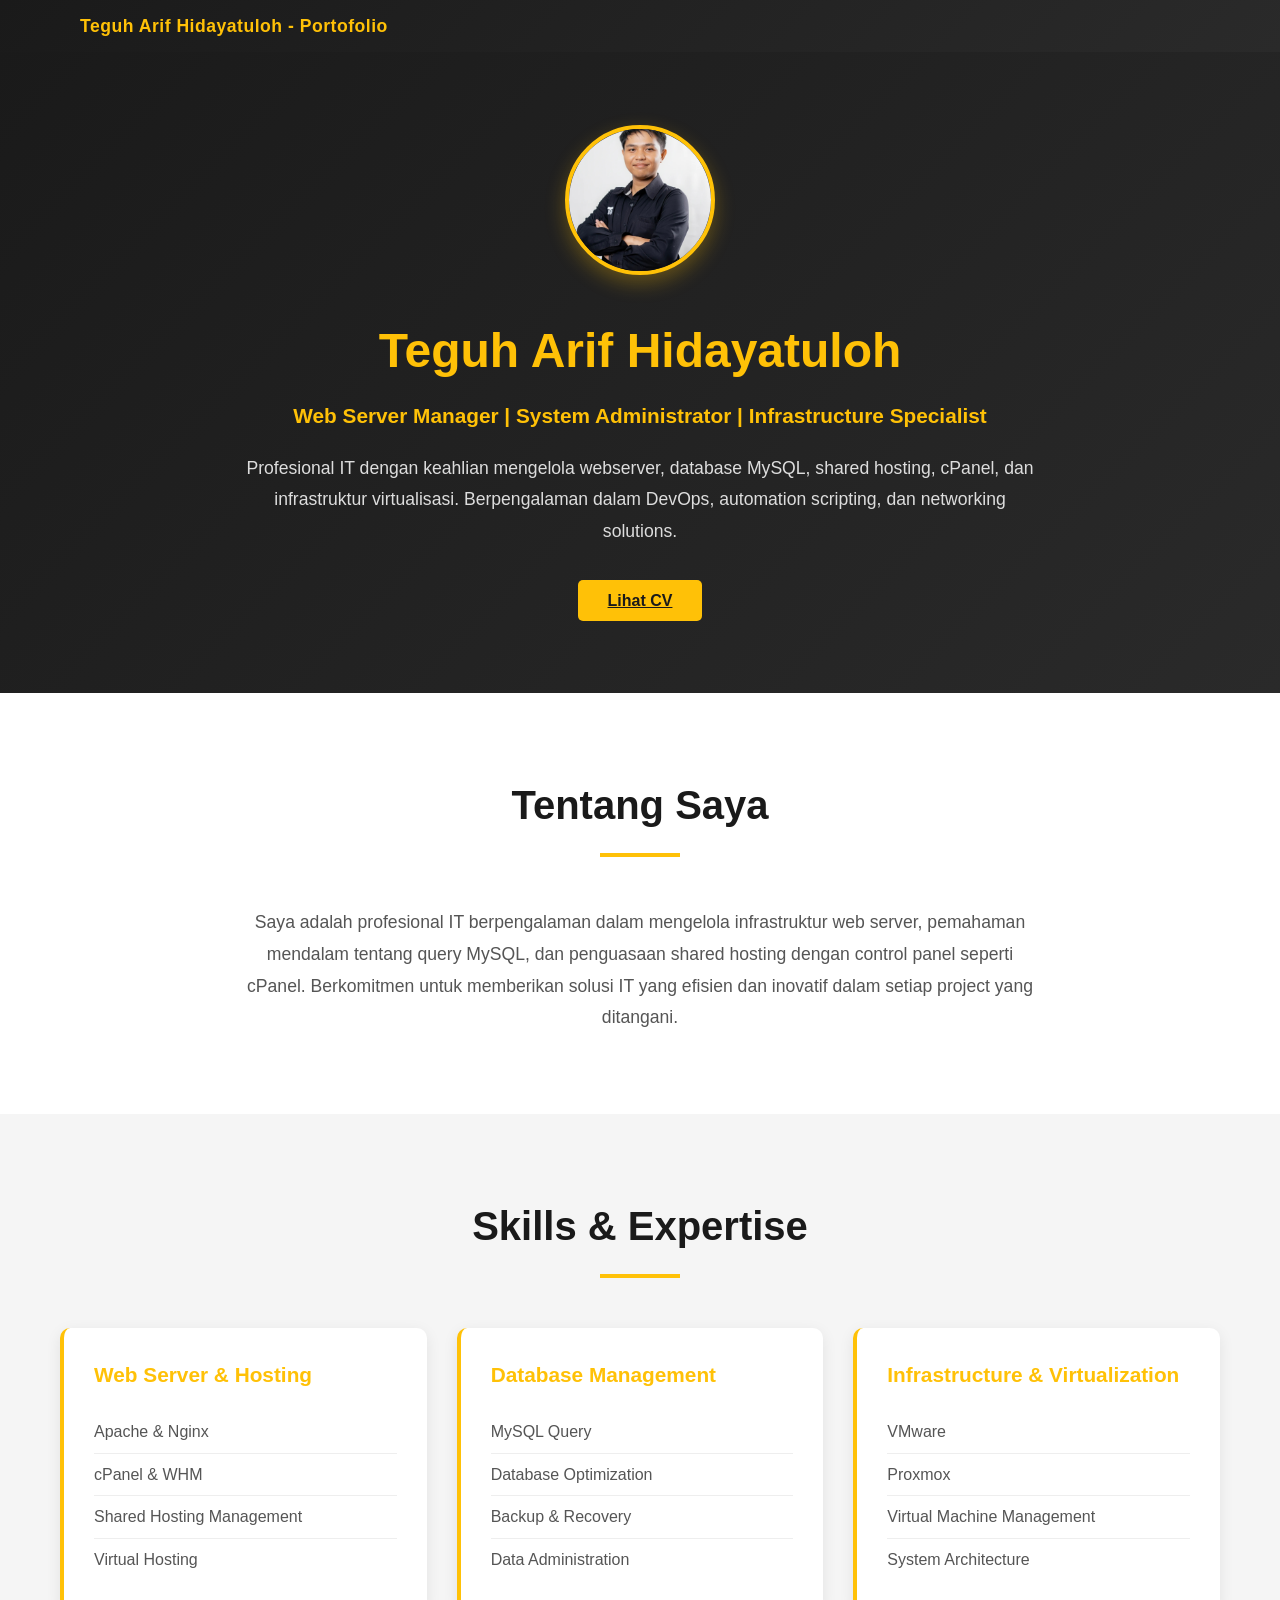
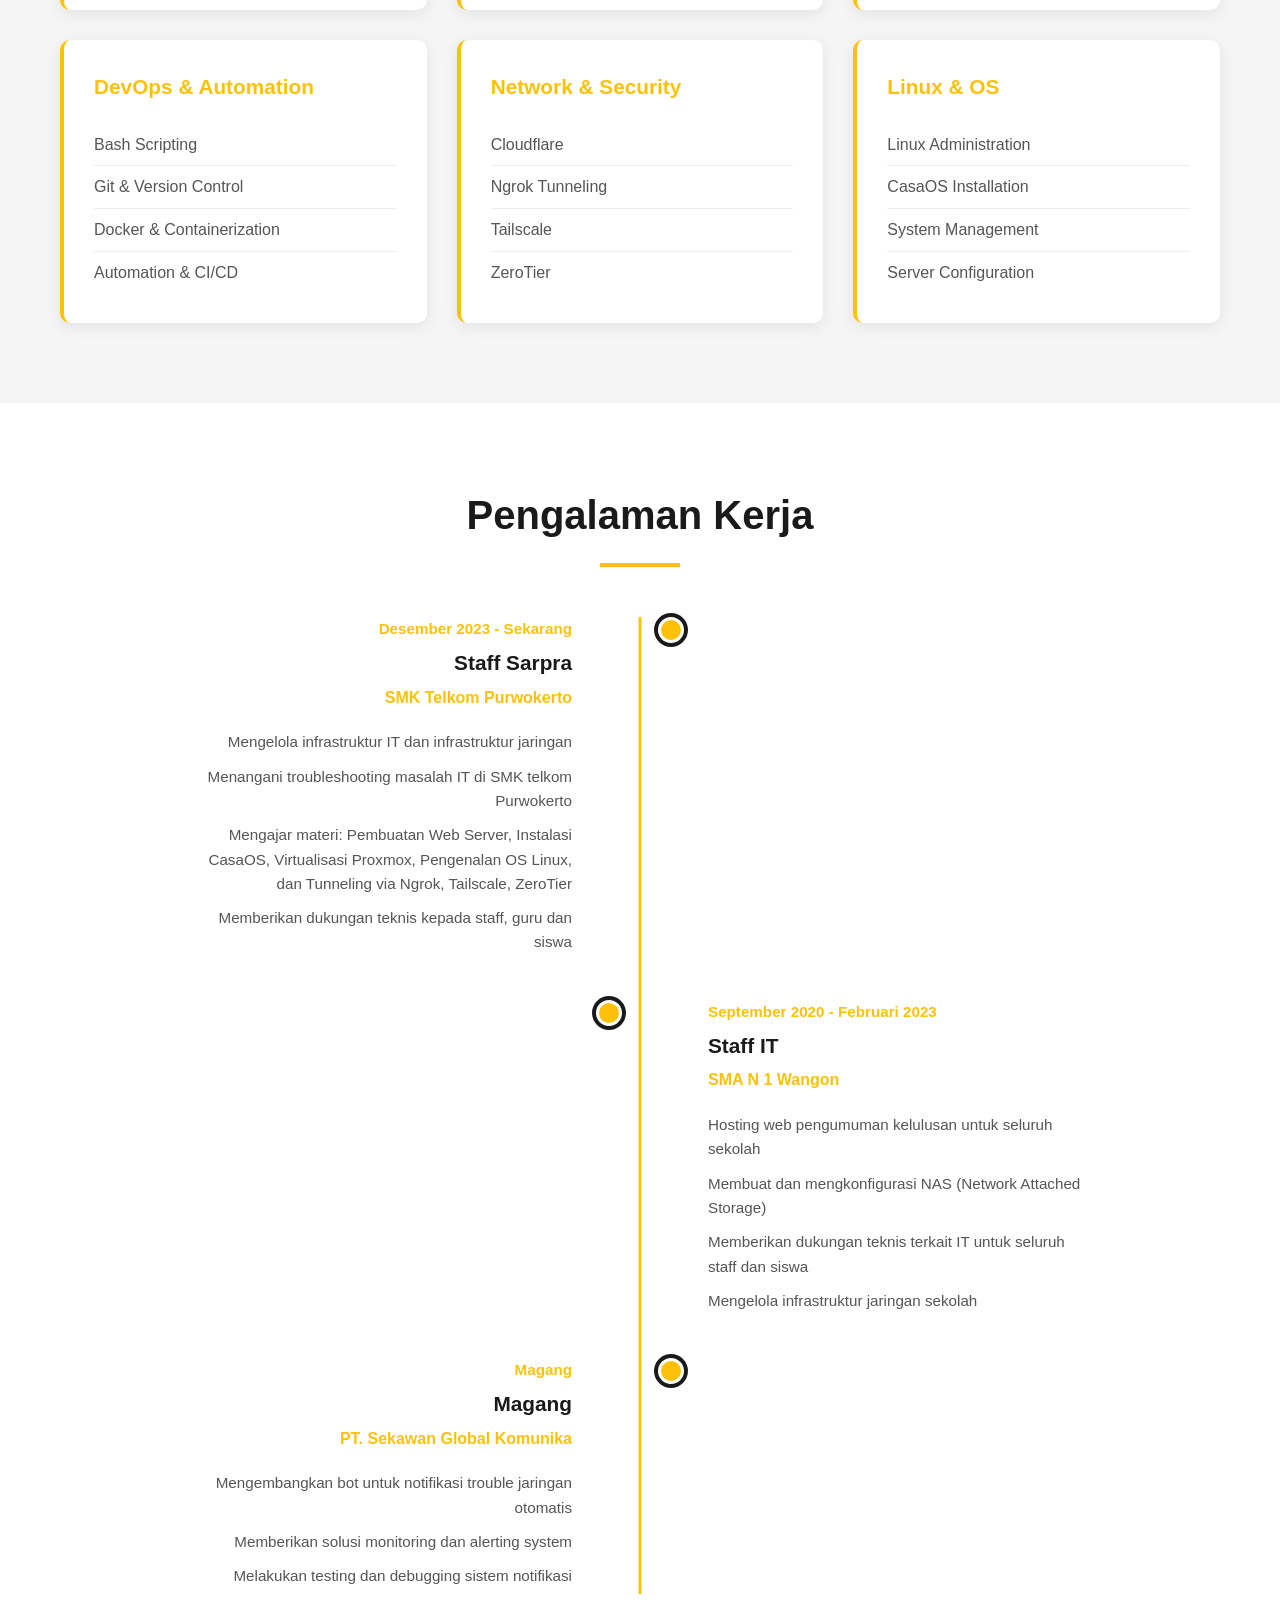
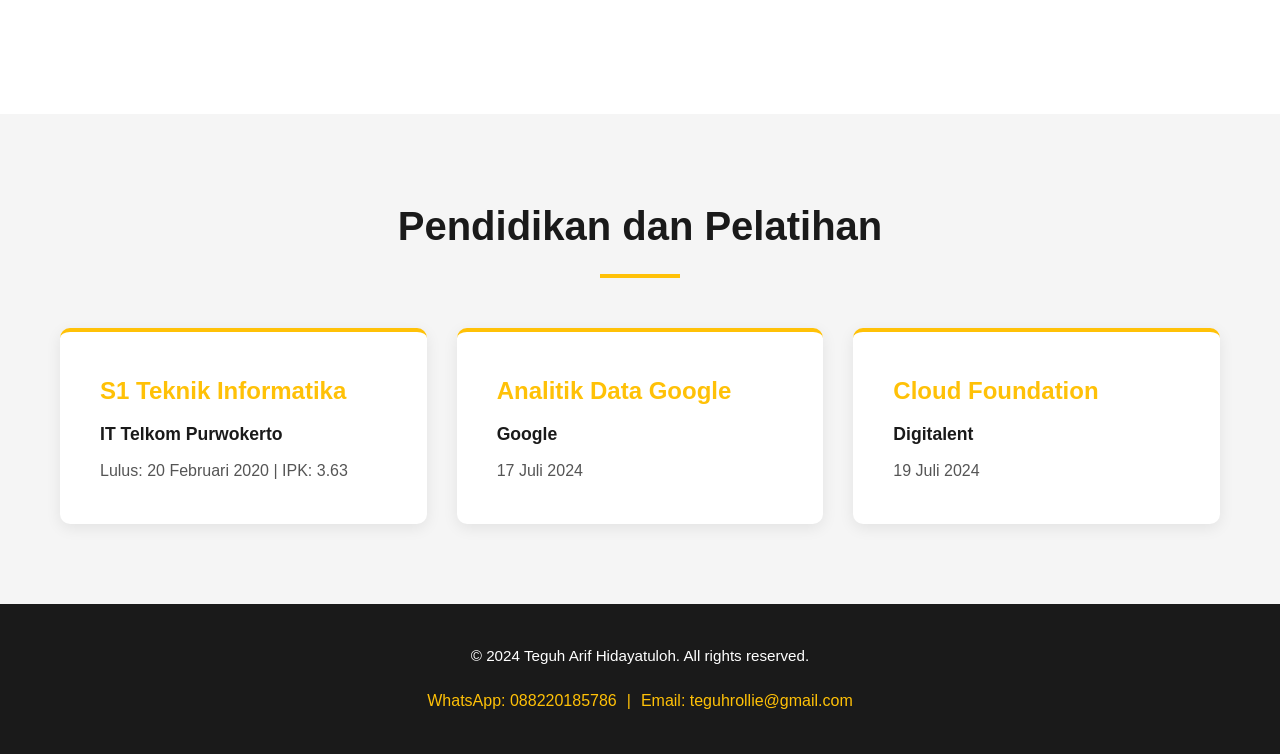
<file: index.html>
﻿<!DOCTYPE html>
<html lang="id">
<head>
    <meta charset="UTF-8">
    <meta name="viewport" content="width=device-width, initial-scale=1.0">
    <title>Teguh Arif Hidayatuloh - Portofolio</title>
    <link rel="stylesheet" href="assets/css/style.css">
</head>
<body>
    <nav class="navbar">
        <div class="navbar-container">
            <div class="navbar-brand">Teguh Arif Hidayatuloh - Portofolio</div>
        </div>
    </nav>

    <section id="hero" class="hero">
        <div class="hero-content">
            <img src="assets/images/hero.png" alt="Teguh Arif Hidayatuloh" class="hero-image">
            <h1>Teguh Arif Hidayatuloh</h1>
            <p class="hero-subtitle">Web Server Manager | System Administrator | Infrastructure Specialist</p>
            <p class="hero-description">Profesional IT dengan keahlian mengelola webserver, database MySQL, shared hosting, cPanel, dan infrastruktur virtualisasi. Berpengalaman dalam DevOps, automation scripting, dan networking solutions.</p>
            <a href="cv.html" class="btn btn-primary">Lihat CV</a>
        </div>
    </section>

    <section id="about" class="about">
        <div class="container">
            <h2>Tentang Saya</h2>
            <p>Saya adalah profesional IT berpengalaman dalam mengelola infrastruktur web server, pemahaman mendalam tentang query MySQL, dan penguasaan shared hosting dengan control panel seperti cPanel. Berkomitmen untuk memberikan solusi IT yang efisien dan inovatif dalam setiap project yang ditangani.</p>
        </div>
    </section>

    <section id="skills" class="skills">
        <div class="container">
            <h2>Skills & Expertise</h2>
            <div class="skills-grid">
                <div class="skill-card">
                    <h3>Web Server & Hosting</h3>
                    <ul>
                        <li>Apache & Nginx</li>
                        <li>cPanel & WHM</li>
                        <li>Shared Hosting Management</li>
                        <li>Virtual Hosting</li>
                    </ul>
                </div>
                <div class="skill-card">
                    <h3>Database Management</h3>
                    <ul>
                        <li>MySQL Query</li>
                        <li>Database Optimization</li>
                        <li>Backup & Recovery</li>
                        <li>Data Administration</li>
                    </ul>
                </div>
                <div class="skill-card">
                    <h3>Infrastructure & Virtualization</h3>
                    <ul>
                        <li>VMware</li>
                        <li>Proxmox</li>
                        <li>Virtual Machine Management</li>
                        <li>System Architecture</li>
                    </ul>
                </div>
                <div class="skill-card">
                    <h3>DevOps & Automation</h3>
                    <ul>
                        <li>Bash Scripting</li>
                        <li>Git & Version Control</li>
                        <li>Docker & Containerization</li>
                        <li>Automation & CI/CD</li>
                    </ul>
                </div>
                <div class="skill-card">
                    <h3>Network & Security</h3>
                    <ul>
                        <li>Cloudflare</li>
                        <li>Ngrok Tunneling</li>
                        <li>Tailscale</li>
                        <li>ZeroTier</li>
                    </ul>
                </div>
                <div class="skill-card">
                    <h3>Linux & OS</h3>
                    <ul>
                        <li>Linux Administration</li>
                        <li>CasaOS Installation</li>
                        <li>System Management</li>
                        <li>Server Configuration</li>
                    </ul>
                </div>
            </div>
        </div>
    </section>

    <section id="experience" class="experience">
        <div class="container">
            <h2>Pengalaman Kerja</h2>
            <div class="timeline">
                <div class="timeline-item">
                    <div class="timeline-date">Desember 2023 - Sekarang</div>
                    <div class="timeline-content">
                        <h3>Staff Sarpra</h3>
                        <p class="company">SMK Telkom Purwokerto</p>
                        <ul>
                            <li>Mengelola infrastruktur IT dan infrastruktur jaringan</li>
                            <li>Menangani troubleshooting masalah IT di SMK telkom Purwokerto</li>
                            <li>Mengajar materi: Pembuatan Web Server, Instalasi CasaOS, Virtualisasi Proxmox, Pengenalan OS Linux, dan Tunneling via Ngrok, Tailscale, ZeroTier</li>
                            <li>Memberikan dukungan teknis kepada staff, guru dan siswa</li>
                        </ul>
                    </div>
                </div>
                <div class="timeline-item">
                    <div class="timeline-date">September 2020 - Februari 2023</div>
                    <div class="timeline-content">
                        <h3>Staff IT</h3>
                        <p class="company">SMA N 1 Wangon</p>
                        <ul>
                            <li>Hosting web pengumuman kelulusan untuk seluruh sekolah</li>
                            <li>Membuat dan mengkonfigurasi NAS (Network Attached Storage)</li>
                            <li>Memberikan dukungan teknis terkait IT untuk seluruh staff dan siswa</li>
                            <li>Mengelola infrastruktur jaringan sekolah</li>
                        </ul>
                    </div>
                </div>
                <div class="timeline-item">
                    <div class="timeline-date">Magang</div>
                    <div class="timeline-content">
                        <h3>Magang</h3>
                        <p class="company">PT. Sekawan Global Komunika</p>
                        <ul>
                            <li>Mengembangkan bot untuk notifikasi trouble jaringan otomatis</li>
                            <li>Memberikan solusi monitoring dan alerting system</li>
                            <li>Melakukan testing dan debugging sistem notifikasi</li>
                        </ul>
                    </div>
                </div>
            </div>
        </div>
    </section>

    <section id="education" class="education">
        <div class="container">
            <h2>Pendidikan dan Pelatihan</h2>
            <div class="education-cards">
                <div class="education-card">
                    <h3>S1 Teknik Informatika</h3>
                    <p class="institution">IT Telkom Purwokerto</p>
                    <p class="details">Lulus: 20 Februari 2020 | IPK: 3.63</p>
                </div>
                <div class="education-card">
                    <h3>Analitik Data Google</h3>
                    <p class="institution">Google</p>
                    <p class="details">17 Juli 2024</p>
                </div>
                <div class="education-card">
                    <h3>Cloud Foundation</h3>
                    <p class="institution">Digitalent</p>
                    <p class="details">19 Juli 2024</p>
                </div>
            </div>
        </div>
    </section>

    <footer class="footer">
        <div class="container">
            <div class="footer-content">
                <p>&copy; 2024 Teguh Arif Hidayatuloh. All rights reserved.</p>
                <div class="footer-links">
                    <a href="https://wa.me/088220185786" target="_blank" class="footer-link">WhatsApp: 088220185786</a>
                    <span class="separator">|</span>
                    <a href="mailto:teguhrollie@gmail.com" class="footer-link">Email: teguhrollie@gmail.com</a>
                </div>
            </div>
        </div>
    </footer>

    <script src="assets/js/script.js"></script>
</body>
</html>
</file>
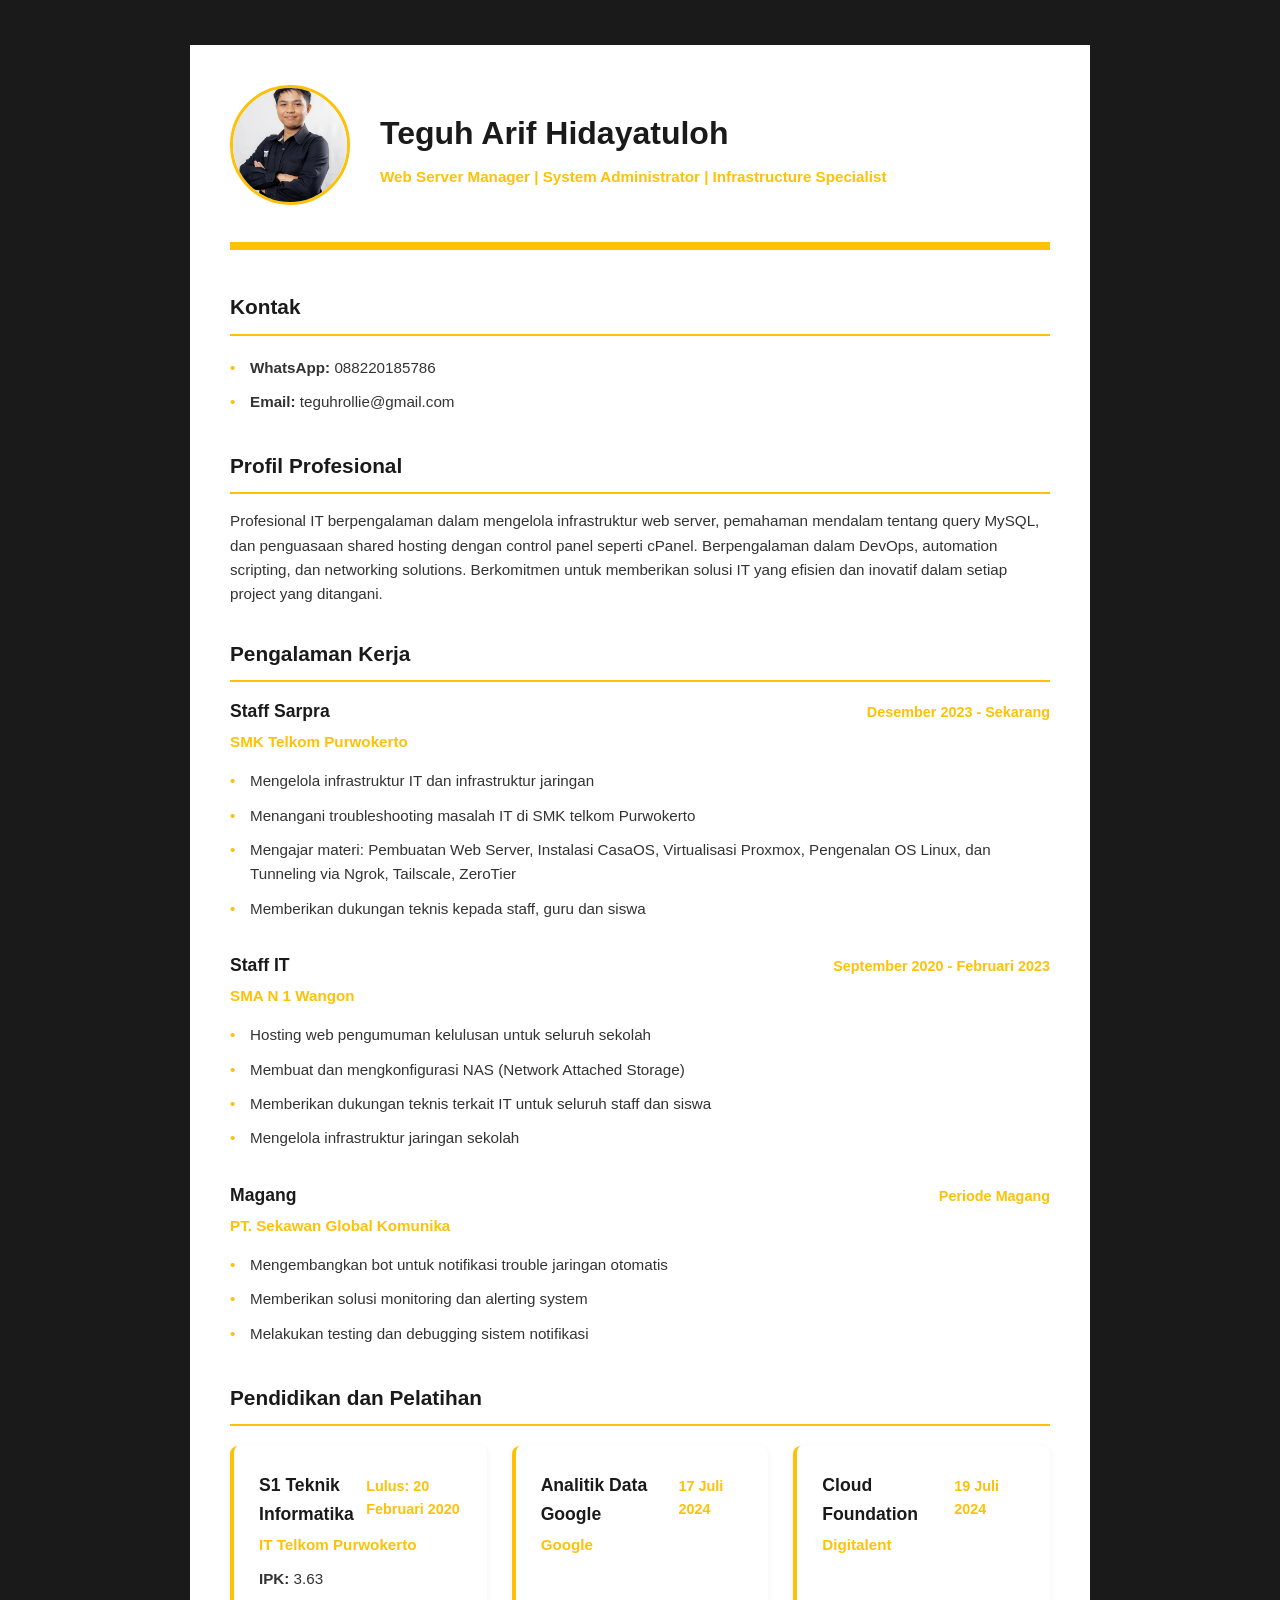
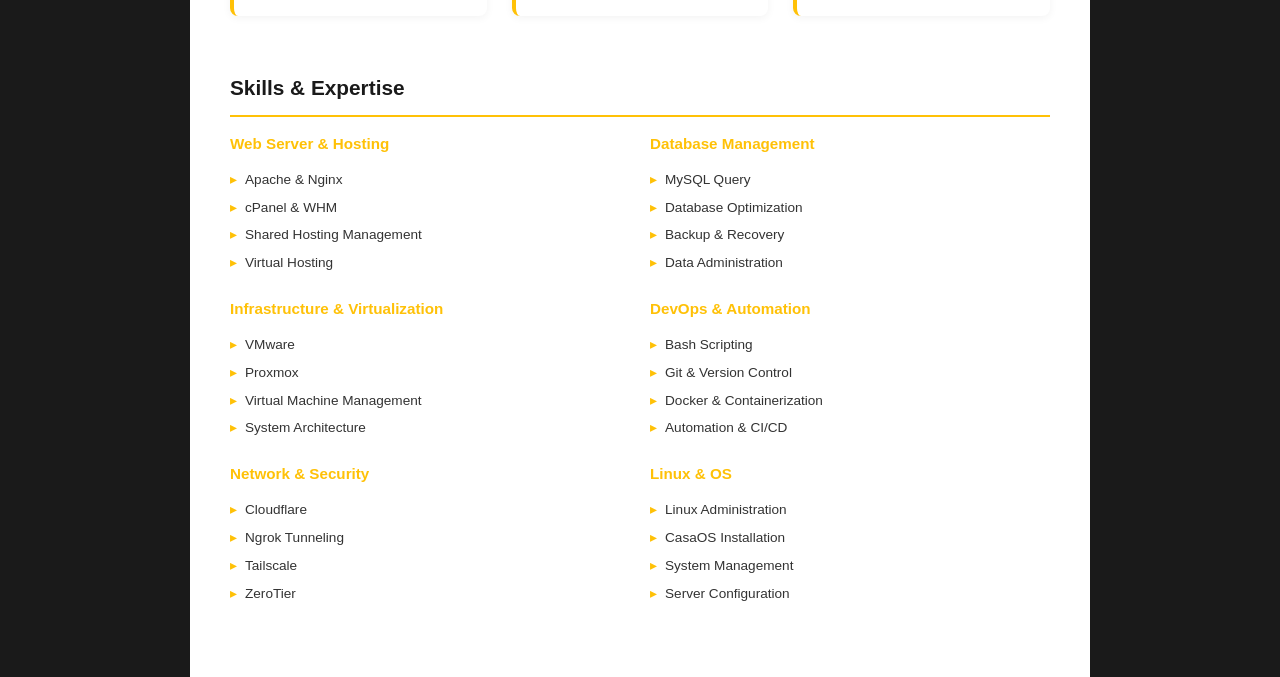
<file: cv.html>
﻿<!DOCTYPE html>
<html lang="id">
<head>
    <meta charset="UTF-8">
    <meta name="viewport" content="width=device-width, initial-scale=1.0">
    <title>CV - Teguh Arif Hidayatuloh</title>
    <link rel="stylesheet" href="assets/css/style.css">
</head>
<body>
    <div id="cv-content" class="cv-container">
        <div class="cv-header">
            <div class="cv-photo">
                <img src="assets/images/hero.png" alt="Teguh Arif Hidayatuloh">
            </div>
            <div class="cv-title">
                <h1>Teguh Arif Hidayatuloh</h1>
                <p class="cv-subtitle">Web Server Manager | System Administrator | Infrastructure Specialist</p>
            </div>
        </div>

        <section class="cv-section">
            <h2>Kontak</h2>
            <ul>
                <li><strong>WhatsApp:</strong> 088220185786</li>
                <li><strong>Email:</strong> teguhrollie@gmail.com</li>
            </ul>
        </section>

        <section class="cv-section">
            <h2>Profil Profesional</h2>
            <p>Profesional IT berpengalaman dalam mengelola infrastruktur web server, pemahaman mendalam tentang query MySQL, dan penguasaan shared hosting dengan control panel seperti cPanel. Berpengalaman dalam DevOps, automation scripting, dan networking solutions. Berkomitmen untuk memberikan solusi IT yang efisien dan inovatif dalam setiap project yang ditangani.</p>
        </section>

        <section class="cv-section">
            <h2>Pengalaman Kerja</h2>
            <div class="cv-experience-item">
                <div class="cv-exp-header">
                    <h3>Staff Sarpra</h3>
                    <span class="cv-date">Desember 2023 - Sekarang</span>
                </div>
                <p class="cv-company">SMK Telkom Purwokerto</p>
                <ul>
                    <li>Mengelola infrastruktur IT dan infrastruktur jaringan</li>
                    <li>Menangani troubleshooting masalah IT di SMK telkom Purwokerto</li>
                    <li>Mengajar materi: Pembuatan Web Server, Instalasi CasaOS, Virtualisasi Proxmox, Pengenalan OS Linux, dan Tunneling via Ngrok, Tailscale, ZeroTier</li>
                    <li>Memberikan dukungan teknis kepada staff, guru dan siswa</li>
                </ul>
            </div>

            <div class="cv-experience-item">
                <div class="cv-exp-header">
                    <h3>Staff IT</h3>
                    <span class="cv-date">September 2020 - Februari 2023</span>
                </div>
                <p class="cv-company">SMA N 1 Wangon</p>
                <ul>
                    <li>Hosting web pengumuman kelulusan untuk seluruh sekolah</li>
                    <li>Membuat dan mengkonfigurasi NAS (Network Attached Storage)</li>
                    <li>Memberikan dukungan teknis terkait IT untuk seluruh staff dan siswa</li>
                    <li>Mengelola infrastruktur jaringan sekolah</li>
                </ul>
            </div>

            <div class="cv-experience-item">
                <div class="cv-exp-header">
                    <h3>Magang</h3>
                    <span class="cv-date">Periode Magang</span>
                </div>
                <p class="cv-company">PT. Sekawan Global Komunika</p>
                <ul>
                    <li>Mengembangkan bot untuk notifikasi trouble jaringan otomatis</li>
                    <li>Memberikan solusi monitoring dan alerting system</li>
                    <li>Melakukan testing dan debugging sistem notifikasi</li>
                </ul>
            </div>
        </section>

        <section class="cv-section">
            <h2>Pendidikan dan Pelatihan</h2>
            <div class="cv-education-cards">
                <div class="cv-education-item">
                    <div class="cv-exp-header">
                        <h3>S1 Teknik Informatika</h3>
                        <span class="cv-date">Lulus: 20 Februari 2020</span>
                    </div>
                    <p class="cv-company">IT Telkom Purwokerto</p>
                    <p><strong>IPK:</strong> 3.63</p>
                </div>
                <div class="cv-education-item">
                    <div class="cv-exp-header">
                        <h3>Analitik Data Google</h3>
                        <span class="cv-date">17 Juli 2024</span>
                    </div>
                    <p class="cv-company">Google</p>
                </div>
                <div class="cv-education-item">
                    <div class="cv-exp-header">
                        <h3>Cloud Foundation</h3>
                        <span class="cv-date">19 Juli 2024</span>
                    </div>
                    <p class="cv-company">Digitalent</p>
                </div>
            </div>
        </section>

        <section class="cv-section">
            <h2>Skills & Expertise</h2>
            <div class="cv-skills-grid">
                <div>
                    <h4>Web Server & Hosting</h4>
                    <ul>
                        <li>Apache & Nginx</li>
                        <li>cPanel & WHM</li>
                        <li>Shared Hosting Management</li>
                        <li>Virtual Hosting</li>
                    </ul>
                </div>
                <div>
                    <h4>Database Management</h4>
                    <ul>
                        <li>MySQL Query</li>
                        <li>Database Optimization</li>
                        <li>Backup & Recovery</li>
                        <li>Data Administration</li>
                    </ul>
                </div>
                <div>
                    <h4>Infrastructure & Virtualization</h4>
                    <ul>
                        <li>VMware</li>
                        <li>Proxmox</li>
                        <li>Virtual Machine Management</li>
                        <li>System Architecture</li>
                    </ul>
                </div>
                <div>
                    <h4>DevOps & Automation</h4>
                    <ul>
                        <li>Bash Scripting</li>
                        <li>Git & Version Control</li>
                        <li>Docker & Containerization</li>
                        <li>Automation & CI/CD</li>
                    </ul>
                </div>
                <div>
                    <h4>Network & Security</h4>
                    <ul>
                        <li>Cloudflare</li>
                        <li>Ngrok Tunneling</li>
                        <li>Tailscale</li>
                        <li>ZeroTier</li>
                    </ul>
                </div>
                <div>
                    <h4>Linux & OS</h4>
                    <ul>
                        <li>Linux Administration</li>
                        <li>CasaOS Installation</li>
                        <li>System Management</li>
                        <li>Server Configuration</li>
                    </ul>
                </div>
            </div>
        </section>
    </div>

    <script src="assets/js/script.js"></script>
</body>
</html>
</file>
<file: assets/css/style.css>
﻿* {
    margin: 0;
    padding: 0;
    box-sizing: border-box;
}

:root {
    --primary-color: #FFC107;
    --dark-color: #1a1a1a;
    --light-color: #FFFFFF;
    --hover-color: #FFFFFF;
    --text-color: #333333;
    --gray-color: #f5f5f5;
}

html {
    scroll-behavior: smooth;
}

body {
    font-family: -apple-system, BlinkMacSystemFont, 'Segoe UI', Roboto, Oxygen, Ubuntu, Cantarell, sans-serif;
    color: var(--text-color);
    line-height: 1.6;
    background-color: var(--dark-color);
    padding-top: 45px;
}

.container {
    max-width: 1200px;
    margin: 0 auto;
    padding: 0 20px;
}

/* Navbar */
.navbar {
    position: fixed;
    top: 0;
    left: 0;
    right: 0;
    background: linear-gradient(135deg, var(--dark-color) 0%, #2a2a2a 100%);
    color: var(--primary-color);
    padding: 0.75rem 0;
    z-index: 1000;
    box-shadow: none;
}

.navbar-container {
    max-width: 1200px;
    margin: 0 auto;
    padding: 0 20px;
    padding-left: 40px;
}

.navbar-brand {
    font-size: 1.1rem;
    font-weight: 700;
    letter-spacing: 0.5px;
}

/* Hero Section */
.hero {
    background: linear-gradient(135deg, var(--dark-color) 0%, #2a2a2a 100%);
    color: var(--light-color);
    padding: 80px 20px;
    text-align: center;
}

.hero-content {
    max-width: 800px;
    margin: 0 auto;
}

.hero-image {
    width: 150px;
    height: 150px;
    border-radius: 50%;
    border: 4px solid var(--primary-color);
    margin-bottom: 30px;
    object-fit: cover;
    box-shadow: 0 8px 20px rgba(255, 193, 7, 0.3);
}

.hero h1 {
    font-size: 3rem;
    font-weight: 700;
    margin-bottom: 10px;
    color: var(--primary-color);
}

.hero-subtitle {
    font-size: 1.3rem;
    color: var(--primary-color);
    margin-bottom: 20px;
    font-weight: 600;
}

.hero-description {
    font-size: 1.1rem;
    color: #ddd;
    margin-bottom: 40px;
    line-height: 1.8;
}

/* Buttons */
.btn {
    padding: 12px 30px;
    border: none;
    border-radius: 5px;
    font-size: 1rem;
    font-weight: 600;
    cursor: pointer;
    transition: all 0.3s ease;
}

.btn-primary {
    background-color: var(--primary-color);
    color: var(--dark-color);
}

.btn-primary:hover {
    background-color: var(--hover-color);
    color: var(--dark-color);
    transform: translateY(-2px);
    box-shadow: 0 8px 15px rgba(255, 193, 7, 0.3);
}

/* About Section */
.about {
    padding: 80px 20px;
    background-color: var(--light-color);
}

.about h2,
.skills h2,
.experience h2,
.education h2 {
    font-size: 2.5rem;
    margin-bottom: 50px;
    text-align: center;
    color: var(--dark-color);
    position: relative;
    padding-bottom: 20px;
}

.about h2::after,
.skills h2::after,
.experience h2::after,
.education h2::after {
    content: '';
    position: absolute;
    bottom: 0;
    left: 50%;
    transform: translateX(-50%);
    width: 80px;
    height: 4px;
    background-color: var(--primary-color);
}

.about p {
    font-size: 1.1rem;
    max-width: 800px;
    margin: 0 auto;
    text-align: center;
    color: #555;
    line-height: 1.8;
}

/* Skills Section */
.skills {
    padding: 80px 20px;
    background-color: var(--gray-color);
}

.skills-grid {
    display: grid;
    grid-template-columns: repeat(auto-fit, minmax(280px, 1fr));
    gap: 30px;
    max-width: 1200px;
    margin: 0 auto;
}

.skill-card {
    background: var(--light-color);
    padding: 30px;
    border-radius: 10px;
    border-left: 4px solid var(--primary-color);
    box-shadow: 0 4px 15px rgba(0, 0, 0, 0.08);
    transition: all 0.3s ease;
}

.skill-card:hover {
    transform: translateY(-5px);
    box-shadow: 0 8px 25px rgba(0, 0, 0, 0.1);
    border-left-color: var(--hover-color);
}

.skill-card h3 {
    color: var(--primary-color);
    font-size: 1.3rem;
    margin-bottom: 20px;
}

.skill-card ul {
    list-style: none;
}

.skill-card li {
    padding: 8px 0;
    color: #555;
    border-bottom: 1px solid #eee;
}

.skill-card li:last-child {
    border-bottom: none;
}

/* Experience Section */
.experience {
    padding: 80px 20px;
    background-color: var(--light-color);
}

.timeline {
    max-width: 900px;
    margin: 0 auto;
    position: relative;
}

.timeline::before {
    content: '';
    position: absolute;
    left: 50%;
    transform: translateX(-50%);
    width: 3px;
    height: 100%;
    background-color: var(--primary-color);
}

.timeline-item {
    margin-bottom: 40px;
    width: 48%;
}

.timeline-item:nth-child(odd) {
    margin-left: 0;
    margin-right: auto;
    text-align: right;
    padding-right: 50px;
}

.timeline-item:nth-child(even) {
    margin-left: auto;
    margin-right: 0;
    text-align: left;
    padding-left: 50px;
}

.timeline-item:nth-child(even)::after,
.timeline-item:nth-child(odd)::after {
    content: '';
    position: absolute;
    width: 20px;
    height: 20px;
    background-color: var(--primary-color);
    border: 3px solid var(--light-color);
    border-radius: 50%;
    top: 0;
    box-shadow: 0 0 0 4px var(--dark-color);
}

.timeline-item:nth-child(odd)::after {
    right: -62px;
}

.timeline-item:nth-child(even)::after {
    left: -62px;
}

.timeline-item {
    position: relative;
}

.timeline-date {
    font-weight: 600;
    color: var(--primary-color);
    font-size: 0.95rem;
    margin-bottom: 5px;
}

.timeline-content h3 {
    color: var(--dark-color);
    font-size: 1.3rem;
    margin-bottom: 5px;
}

.timeline-content .company {
    color: var(--primary-color);
    font-weight: 600;
    margin-bottom: 15px;
}

.timeline-content ul {
    list-style: none;
    color: #555;
}

.timeline-content li {
    padding: 5px 0;
    font-size: 0.95rem;
}

/* Education Section */
.education {
    padding: 80px 20px;
    background-color: var(--gray-color);
}

.education-cards {
    display: grid;
    grid-template-columns: repeat(auto-fit, minmax(280px, 1fr));
    gap: 30px;
    max-width: 1200px;
    margin: 0 auto;
}

.education-card {
    background: var(--light-color);
    padding: 40px;
    border-radius: 10px;
    box-shadow: 0 4px 15px rgba(0, 0, 0, 0.08);
    border-top: 4px solid var(--primary-color);
    transition: all 0.3s ease;
}

.education-card:hover {
    transform: translateY(-5px);
    box-shadow: 0 8px 25px rgba(0, 0, 0, 0.1);
}

.education-card h3 {
    color: var(--primary-color);
    font-size: 1.5rem;
    margin-bottom: 10px;
}

.education-card .institution {
    color: var(--dark-color);
    font-weight: 600;
    font-size: 1.1rem;
    margin-bottom: 10px;
}

.education-card .details {
    color: #555;
}

/* Footer */
.footer {
    background-color: var(--dark-color);
    color: var(--light-color);
    padding: 40px 20px;
    text-align: center;
}

.footer-content p {
    margin-bottom: 20px;
    font-size: 0.95rem;
}

.footer-links {
    display: flex;
    justify-content: center;
    align-items: center;
    flex-wrap: wrap;
    gap: 10px;
}

.footer-link {
    color: var(--primary-color);
    text-decoration: none;
    transition: all 0.3s ease;
}

.footer-link:hover {
    color: var(--hover-color);
}

.separator {
    color: var(--primary-color);
}

/* CV Styles */
.cv-download-btn {
    text-align: center;
    padding: 30px 20px;
    background-color: var(--gray-color);
    display: block;
}

.cv-download-btn.show {
    display: block;
}

.cv-container {
    max-width: 900px;
    margin: 0 auto;
    background: var(--light-color);
    padding: 40px;
    font-size: 0.95rem;
}

.cv-header {
    display: flex;
    gap: 30px;
    margin-bottom: 40px;
    padding-bottom: 30px;
    border-bottom: 8px solid var(--primary-color);
    align-items: center;
}

.cv-photo {
    flex-shrink: 0;
}

.cv-photo img {
    width: 120px;
    height: 120px;
    border-radius: 50%;
    border: 3px solid var(--primary-color);
    object-fit: cover;
}

.cv-title h1 {
    color: var(--dark-color);
    font-size: 2rem;
    margin-bottom: 5px;
}

.cv-subtitle {
    color: var(--primary-color);
    font-weight: 600;
}

.cv-section {
    margin-bottom: 30px;
}

.cv-section h2 {
    color: var(--dark-color);
    font-size: 1.3rem;
    margin-bottom: 15px;
    padding-bottom: 10px;
    border-bottom: 2px solid var(--primary-color);
}

.cv-section ul {
    list-style: none;
    padding-left: 0;
}

.cv-section li {
    padding: 5px 0;
    padding-left: 20px;
    position: relative;
}

.cv-section li::before {
    content: '•';
    position: absolute;
    left: 0;
    color: var(--primary-color);
}

.cv-experience-item,
.cv-education-item {
    margin-bottom: 25px;
}

.cv-exp-header {
    display: flex;
    justify-content: space-between;
    align-items: baseline;
    margin-bottom: 5px;
}

.cv-exp-header h3 {
    color: var(--dark-color);
    font-size: 1.1rem;
}

.cv-date {
    color: var(--primary-color);
    font-weight: 600;
    font-size: 0.9rem;
}

.cv-company {
    color: var(--primary-color);
    font-weight: 600;
    margin-bottom: 10px;
}

.cv-skills-grid {
    display: grid;
    grid-template-columns: repeat(2, 1fr);
    gap: 20px;
}

.cv-skills-grid h4 {
    color: var(--primary-color);
    font-size: 0.95rem;
    margin-bottom: 10px;
}

.cv-skills-grid ul {
    list-style: none;
}

.cv-skills-grid li {
    font-size: 0.85rem;
    padding: 3px 0;
    padding-left: 15px;
    position: relative;
}

.cv-skills-grid li::before {
    content: '▸';
    position: absolute;
    left: 0;
    color: var(--primary-color);
}

.cv-education-cards {
    display: grid;
    grid-template-columns: repeat(auto-fit, minmax(250px, 1fr));
    gap: 25px;
    margin-top: 20px;
}

.cv-education-item {
    background: var(--light-color);
    padding: 25px;
    border-radius: 8px;
    border-left: 4px solid var(--primary-color);
    box-shadow: 0 2px 8px rgba(0, 0, 0, 0.05);
}

/* Responsive Design */
@media (max-width: 768px) {
    .hero h1 {
        font-size: 2rem;
    }

    .hero-subtitle {
        font-size: 1.1rem;
    }

    .hero-image {
        width: 120px;
        height: 120px;
    }

    .about h2,
    .skills h2,
    .experience h2,
    .education h2 {
        font-size: 2rem;
    }

    .timeline::before {
        left: 20px;
    }

    .timeline-item {
        width: 100%;
    }

    .timeline-item:nth-child(odd),
    .timeline-item:nth-child(even) {
        margin-left: 0;
        margin-right: 0;
        text-align: left;
        padding-left: 70px;
        padding-right: 0;
    }

    .timeline-item:nth-child(odd)::after,
    .timeline-item:nth-child(even)::after {
        left: 0 !important;
        right: auto !important;
    }

    .skills-grid {
        grid-template-columns: 1fr;
    }

    .cv-header {
        flex-direction: column;
        text-align: center;
        align-items: center;
    }

    .cv-exp-header {
        flex-direction: column;
        align-items: flex-start;
    }

    .cv-skills-grid {
        grid-template-columns: 1fr;
    }
}

@media (max-width: 480px) {
    .hero {
        padding: 50px 15px;
    }

    .hero h1 {
        font-size: 1.5rem;
    }

    .hero-subtitle {
        font-size: 1rem;
    }

    .hero-description {
        font-size: 0.95rem;
    }

    .about,
    .skills,
    .experience,
    .education {
        padding: 50px 15px;
    }

    .about h2,
    .skills h2,
    .experience h2,
    .education h2 {
        font-size: 1.5rem;
    }

    .navbar-brand {
        font-size: 1rem;
    }

    .cv-container {
        padding: 20px;
    }

    .cv-photo img {
        width: 100px;
        height: 100px;
    }
}

@media print {
    body {
        background: white;
    }

    .cv-download-btn {
        display: none !important;
    }

    .cv-container {
        max-width: 100%;
        padding: 0;
        margin: 0;
    }

    section {
        page-break-inside: avoid;
    }
}
</file>
